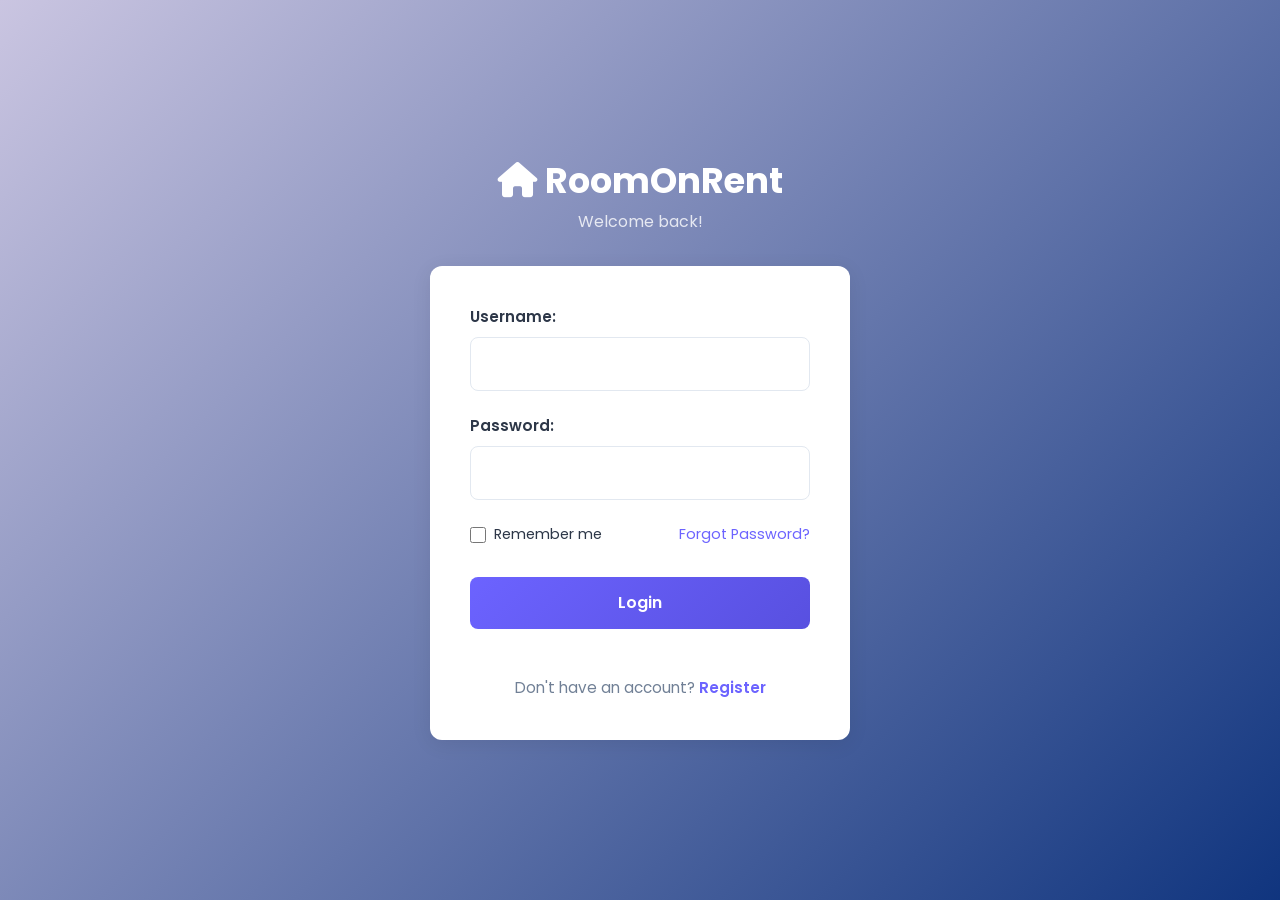
<file: templates/login.html>
<!DOCTYPE html>
<html lang="en">
<head>
  <meta charset="UTF-8" />
  <meta name="viewport" content="width=device-width, initial-scale=1.0" />
  <title>Login | Room on Rent</title>
  <link href="https://cdn.jsdelivr.net/npm/bootstrap@5.3.0/dist/css/bootstrap.min.css" rel="stylesheet">
  <link rel="stylesheet" href="https://cdnjs.cloudflare.com/ajax/libs/font-awesome/6.4.0/css/all.min.css">
  <link href="https://fonts.googleapis.com/css2?family=Poppins:wght@300;400;500;600;700&display=swap" rel="stylesheet">
  
  <style>
    :root {
      --primary: #6C63FF;
      --primary-light: #8A84FF;
      --primary-dark: #5850E0;
      --text-dark: #2D3748;
      --text-light: #718096;
      --bg-white: #FFFFFF;
      --shadow: 0 4px 20px rgba(0, 0, 0, 0.08);
      --radius: 12px;
    }

    * {
      margin: 0;
      padding: 0;
      box-sizing: border-box;
    }

    body {
      font-family: 'Poppins', 'Segoe UI', sans-serif;
      background: linear-gradient(135deg, #cac5e1 0%, #022977f1 100%);
      color: var(--text-dark);
      min-height: 100vh;
      display: flex;
      align-items: center;
      justify-content: center;
      padding: 20px;
    }

    .form-container {
      width: 100%;
      max-width: 420px;
    }

    .form-header {
      text-align: center;
      margin-bottom: 2rem;
    }

    .form-header h1 {
      color: var(--bg-white);
      font-size: 2.2rem;
      font-weight: 700;
      margin-bottom: 0.5rem;
    }

    .form-header p {
      color: rgba(255, 255, 255, 0.8);
      font-size: 1rem;
    }

    .auth-form {
      padding: 2.5rem;
      background: var(--bg-white);
      border-radius: var(--radius);
      box-shadow: var(--shadow);
      display: flex;
      flex-direction: column;
      gap: 1.5rem;
    }

    .form-group {
      display: flex;
      flex-direction: column;
      gap: 0.5rem;
    }

    .form-group label {
      font-weight: 600;
      font-size: 0.95rem;
      color: var(--text-dark);
      text-align: left;
    }

    .form-control {
      padding: 14px 16px;
      border: 1px solid #E2E8F0;
      border-radius: 8px;
      font-size: 1rem;
      transition: all 0.3s ease;
      font-family: 'Poppins', sans-serif;
    }

    .form-control:focus {
      border-color: var(--primary);
      outline: none;
      box-shadow: 0 0 0 3px rgba(108, 99, 255, 0.2);
    }

    .submit-btn {
      padding: 14px;
      border: none;
      border-radius: 8px;
      font-size: 1rem;
      font-weight: 600;
      background: linear-gradient(135deg, var(--primary) 0%, var(--primary-dark) 100%);
      color: var(--bg-white);
      cursor: pointer;
      transition: all 0.3s ease;
      margin-top: 0.5rem;
    }

    .submit-btn:hover {
      transform: translateY(-2px);
      box-shadow: 0 6px 20px rgba(108, 99, 255, 0.3);
    }

    .form-options {
      display: flex;
      justify-content: space-between;
      align-items: center;
      font-size: 0.9rem;
    }

    .remember-me {
      display: flex;
      align-items: center;
      gap: 0.5rem;
    }

    .remember-me input {
      width: 16px;
      height: 16px;
    }

    .forgot-password {
      color: var(--primary);
      text-decoration: none;
      transition: color 0.3s;
    }

    .forgot-password:hover {
      color: var(--primary-dark);
      text-decoration: underline;
    }

    .form-footer {
      text-align: center;
      margin-top: 1.5rem;
      font-size: 0.95rem;
      color: var(--text-light);
    }

    .form-footer a {
      color: var(--primary);
      text-decoration: none;
      font-weight: 600;
      transition: color 0.3s;
    }

    .form-footer a:hover {
      color: var(--primary-dark);
      text-decoration: underline;
    }

    @media (max-width: 576px) {
      .form-container {
        max-width: 100%;
      }
      
      .auth-form {
        padding: 2rem 1.5rem;
      }
      
      .form-header h1 {
        font-size: 1.8rem;
      }
    }
  </style>
</head>

<body>
  <div class="form-container">
    <div class="form-header">
      <h1><i class="fas fa-home"></i> RoomOnRent</h1>
      <p>Welcome back!</p>
    </div>

    <form class="auth-form" id="loginForm" method="post">
      <div class="form-group">
        <label for="username">Username:</label>
        <input type="text" name="username" id="username" class="form-control" required>
      </div>

      <div class="form-group">
        <label for="password">Password:</label>
        <input type="password" name="password" id="password" class="form-control" required>
      </div>

      <div class="form-options">
        <div class="remember-me">
          <input type="checkbox" id="rememberMe" name="remember">
          <label for="rememberMe">Remember me</label>
        </div>
        <a href="#" class="forgot-password">Forgot Password?</a>
      </div>

      <button type="submit" class="submit-btn">Login</button>

      <div class="form-footer">
        Don't have an account? <a href="{{ url_for('register') }}">Register</a>
      </div>
    </form>
  </div>

  <script>
    document.getElementById("loginForm").addEventListener("submit", function(event) {
        let username = document.getElementById("username").value.trim();
        let password = document.getElementById("password").value.trim();

        if (username.length < 3) {
            alert("⚠ Username must be at least 3 characters long.");
            event.preventDefault();
            return;
        }

        if (password.length < 4) {
            alert("⚠ Password must be at least 6 characters long.");
            event.preventDefault();
            return;
        }

        // All good
        alert("✅ Login successful!");
    });
  </script>
</body>
</html>
</file>
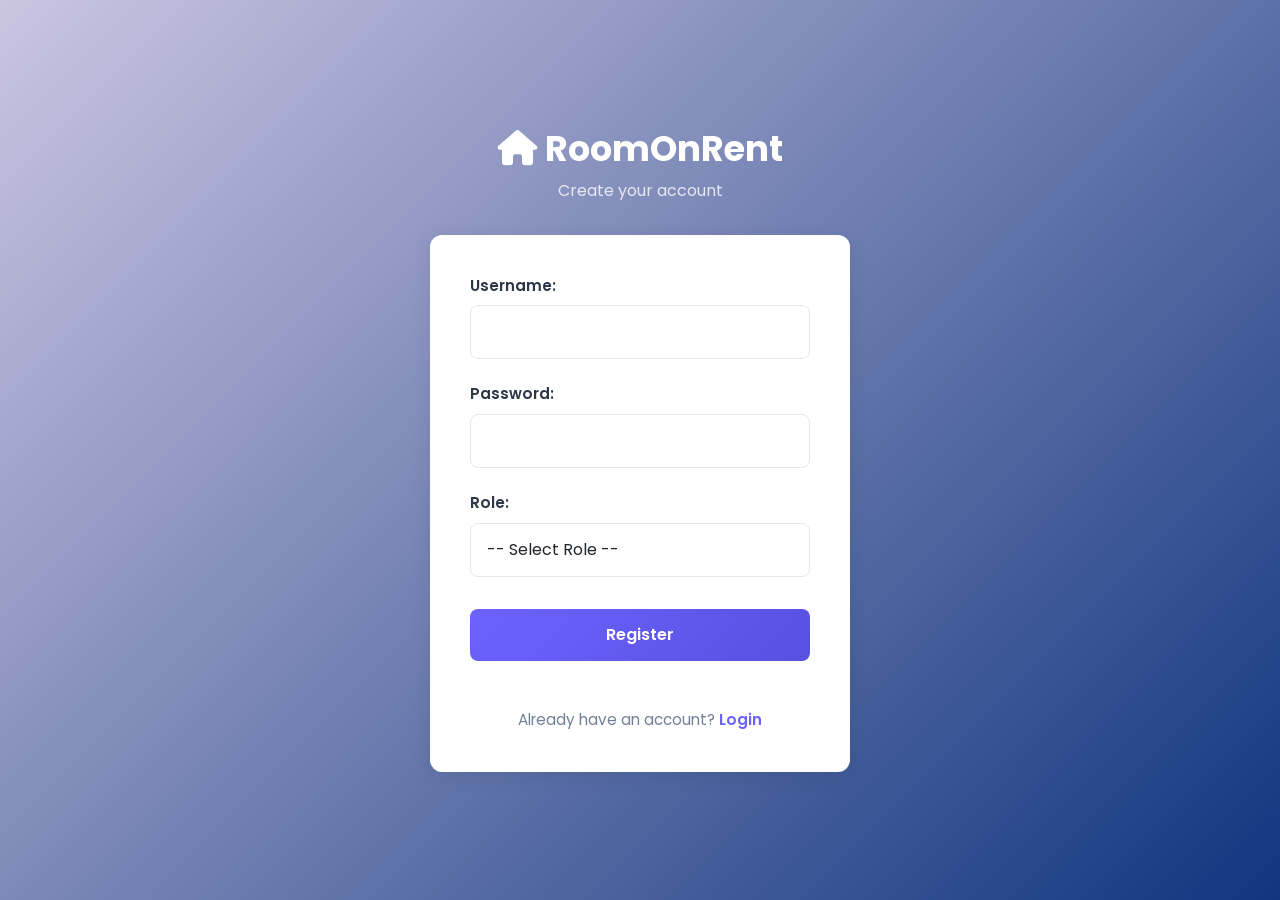
<file: templates/register.html>
<!DOCTYPE html>
<html lang="en">
<head>
  <meta charset="UTF-8" />
  <meta name="viewport" content="width=device-width, initial-scale=1.0" />
  <title>Register | Room on Rent</title>
  <link href="https://cdn.jsdelivr.net/npm/bootstrap@5.3.0/dist/css/bootstrap.min.css" rel="stylesheet">
  <link rel="stylesheet" href="https://cdnjs.cloudflare.com/ajax/libs/font-awesome/6.4.0/css/all.min.css">
  <link href="https://fonts.googleapis.com/css2?family=Poppins:wght@300;400;500;600;700&display=swap" rel="stylesheet">
  
  <style>
    :root {
      --primary: #6C63FF;
      --primary-light: #8A84FF;
      --primary-dark: #5850E0;
      --text-dark: #2D3748;
      --text-light: #718096;
      --bg-white: #FFFFFF;
      --shadow: 0 4px 20px rgba(0, 0, 0, 0.08);
      --radius: 12px;
    }

    * {
      margin: 0;
      padding: 0;
      box-sizing: border-box;
    }

    body {
      font-family: 'Poppins', 'Segoe UI', sans-serif;
      background: linear-gradient(135deg, #cac5e1 0%, #022977f1 100%);
      color: var(--text-dark);
      min-height: 100vh;
      display: flex;
      align-items: center;
      justify-content: center;
      padding: 20px;
    }

    .form-container {
      width: 100%;
      max-width: 420px;
    }

    .form-header {
      text-align: center;
      margin-bottom: 2rem;
    }

    .form-header h1 {
      color: var(--bg-white);
      font-size: 2.2rem;
      font-weight: 700;
      margin-bottom: 0.5rem;
    }

    .form-header p {
      color: rgba(255, 255, 255, 0.8);
      font-size: 1rem;
    }

    .auth-form {
      padding: 2.5rem;
      background: var(--bg-white);
      border-radius: var(--radius);
      box-shadow: var(--shadow);
      display: flex;
      flex-direction: column;
      gap: 1.5rem;
    }

    .form-group {
      display: flex;
      flex-direction: column;
      gap: 0.5rem;
    }

    .form-group label {
      font-weight: 600;
      font-size: 0.95rem;
      color: var(--text-dark);
      text-align: left;
    }

    .form-control {
      padding: 14px 16px;
      border: 1px solid #E2E8F0;
      border-radius: 8px;
      font-size: 1rem;
      transition: all 0.3s ease;
      font-family: 'Poppins', sans-serif;
    }

    .form-control:focus {
      border-color: var(--primary);
      outline: none;
      box-shadow: 0 0 0 3px rgba(108, 99, 255, 0.2);
    }

    .submit-btn {
      padding: 14px;
      border: none;
      border-radius: 8px;
      font-size: 1rem;
      font-weight: 600;
      background: linear-gradient(135deg, var(--primary) 0%, var(--primary-dark) 100%);
      color: var(--bg-white);
      cursor: pointer;
      transition: all 0.3s ease;
      margin-top: 0.5rem;
    }

    .submit-btn:hover {
      transform: translateY(-2px);
      box-shadow: 0 6px 20px rgba(108, 99, 255, 0.3);
    }

    .form-footer {
      text-align: center;
      margin-top: 1.5rem;
      font-size: 0.95rem;
      color: var(--text-light);
    }

    .form-footer a {
      color: var(--primary);
      text-decoration: none;
      font-weight: 600;
      transition: color 0.3s;
    }

    .form-footer a:hover {
      color: var(--primary-dark);
      text-decoration: underline;
    }
    
    /* NEW: Style to hide the secret code field initially */
    .hidden-field {
        display: none !important;
    }

    @media (max-width: 576px) {
      .form-container {
        max-width: 100%;
      }
      
      .auth-form {
        padding: 2rem 1.5rem;
      }
      
      .form-header h1 {
        font-size: 1.8rem;
      }
    }
  </style>
</head>

<body>
  <div class="form-container">
    <div class="form-header">
      <h1><i class="fas fa-home"></i> RoomOnRent</h1>
      <p>Create your account</p>
    </div>

    <form class="auth-form" id="registerForm" method="post">
      <div class="form-group">
        <label for="username">Username:</label>
        <input type="text" name="username" id="username" class="form-control" required>
      </div>

      <div class="form-group">
        <label for="password">Password:</label>
        <input type="password" name="password" id="password" class="form-control" required>
      </div>

      <div class="form-group">
        <label for="role">Role:</label>
        <select name="role" id="role" class="form-control" required onchange="toggleSecretCode()">
          <option value="">-- Select Role --</option>
          <option value="Student">Student</option>
          <option value="Admin">Admin</option>
          <option value="Govt Employee">Govt Employee</option>
          <option value="Owner">Owner</option>
          <option value="User">User</option>
        </select>
      </div>

      <div class="form-group hidden-field" id="secretCodeGroup">
        <label for="owner_secret_code">Owner Secret Code:</label>
        <input type="password" name="owner_secret_code" id="owner_secret_code" class="form-control" placeholder="Enter secret code to register as Owner">
      </div>

      <button type="submit" class="submit-btn">Register</button>

      <div class="form-footer">
        Already have an account? <a href="{{ url_for('login') }}">Login</a>
      </div>
    </form>
  </div>

  <script src="https://cdn.jsdelivr.net/npm/bootstrap@5.3.0/dist/js/bootstrap.bundle.min.js"></script>
  <script>
    // Function to show/hide the secret code field
    function toggleSecretCode() {
        const roleSelect = document.getElementById("role");
        const secretCodeGroup = document.getElementById("secretCodeGroup");
        const secretCodeInput = document.getElementById("owner_secret_code");

        if (roleSelect.value === "Owner") {
            secretCodeGroup.classList.remove("hidden-field");
            // Set 'required' attribute when role is Owner
            secretCodeInput.setAttribute("required", "required"); 
        } else {
            secretCodeGroup.classList.add("hidden-field");
            // Remove 'required' attribute for other roles and clear the value
            secretCodeInput.removeAttribute("required");
            secretCodeInput.value = ""; 
        }
    }

    document.getElementById("registerForm").addEventListener("submit", function(event) {
        let username = document.getElementById("username").value.trim();
        let password = document.getElementById("password").value.trim();
        let role = document.getElementById("role").value;
        let secretCode = document.getElementById("owner_secret_code").value.trim();

        if (username.length < 3) {
            alert("⚠ Username must be at least 3 characters long.");
            event.preventDefault();
            return;
        }

        // NOTE: Frontend validation matches the backend check (Min 4 chars now, previously 6 was suggested in alert)
        if (password.length < 4) { 
            alert("⚠ Password must be at least 4 characters long.");
            event.preventDefault();
            return;
        }

        if (role === "") {
            alert("⚠ Please select a role.");
            event.preventDefault();
            return;
        }
        
        // Frontend check for Secret Code if Owner is selected (helps UX, but server check is final)
        if (role === "Owner" && secretCode.length === 0) {
            alert("⚠ Please enter the Owner Secret Code.");
            event.preventDefault();
            return;
        }


        // All validation passed. The form will now submit to the server for final processing 
        // and the secret code check will happen in app.py.
        // The original success alert is removed as a redirect is expected from Flask on success.
    });
    
    // Initial call to hide the field if the page loads and Owner isn't selected (for browsers saving state)
    document.addEventListener('DOMContentLoaded', toggleSecretCode);
  </script>
</body>
</html>
</file>
